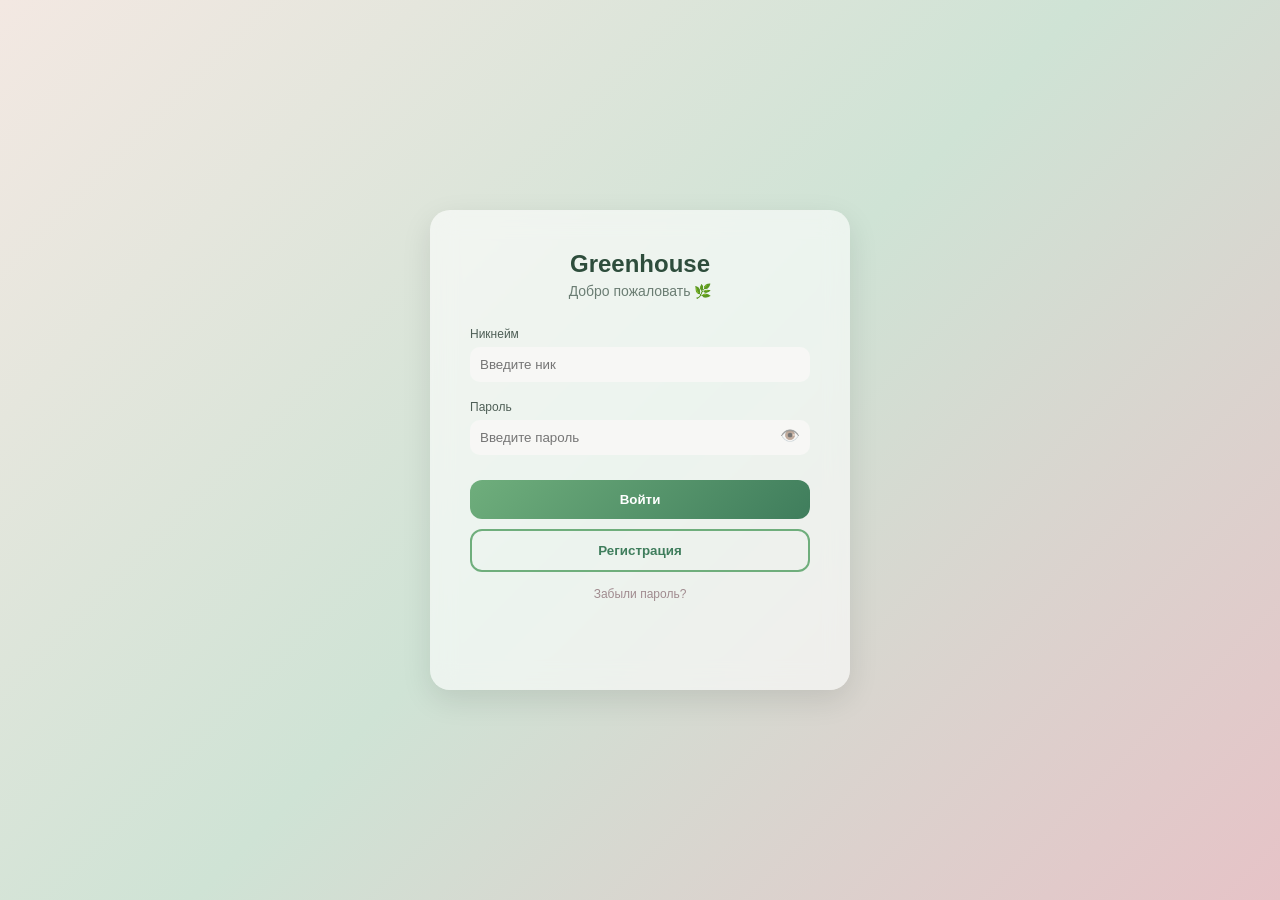
<file: enter.html>
<!DOCTYPE html>
<html lang="ru">

<head>
    <meta charset="UTF-8">
    <title>Вход</title>
    <link rel="stylesheet" href="enter.css">
</head>

<body>

    <div class="auth-container">

        <div class="auth-card">

            <h2>Greenhouse</h2>
            <p class="subtitle">Добро пожаловать 🌿</p>

            
            <!-- EMAIL / USERNAME -->
            <div class="input-group">
                <label>Никнейм</label>
                <input type="text" id="userName" placeholder="Введите ник">
            </div>

            <!-- PASSWORD -->
            <div class="input-group">
                <label>Пароль</label>
                <div class="password-wrapper">
                    <input type="password" id="password" placeholder="Введите пароль">
                    <span id="togglePassword">👁️</span>
                </div>
            </div>
            
            <div class="error-line">

            </div>
            
            <!-- BUTTONS -->
            <button class="login-btn">Войти</button>
            <button class="register-btn">Регистрация</button>

            <p class="hint">Забыли пароль?</p>

        </div>

    </div>

    <script src="enter.js"></script>

</body>

</html>
</file>
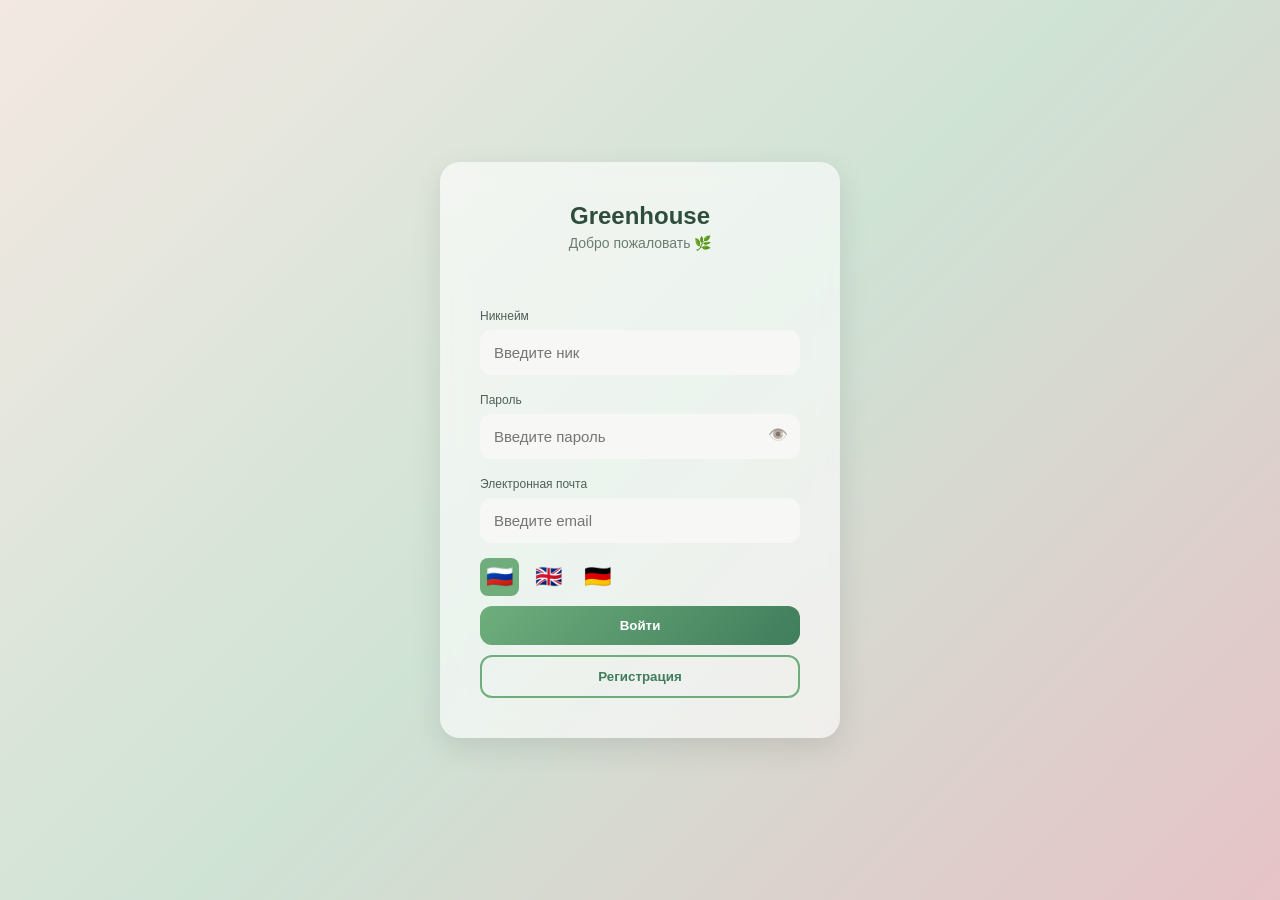
<file: registration.html>
<!DOCTYPE html>
<html lang="ru">

<head>
    <meta charset="UTF-8">
    <title>Вход</title>
    <link rel="stylesheet" href="registration.css">
</head>

<body>

    <div class="auth-container">

        <div class="auth-card">

            <h2>Greenhouse</h2>
            <p class="subtitle">Добро пожаловать 🌿</p>

            <div class="error-line"></div>

            <!-- USERNAME -->
            <div class="input-group">
                <label>Никнейм</label>
                <input type="text" id="userName" placeholder="Введите ник">
            </div>

            <!-- PASSWORD -->
            <div class="input-group">
                <label>Пароль</label>
                <div class="password-wrapper">
                    <input type="password" id="password" placeholder="Введите пароль">
                    <span id="togglePassword">👁️</span>
                </div>
            </div>

            <!-- REGISTER EXTRA (shown immediately on registration page) -->
            <div class="register-extra active" id="registerExtra">

                <div class="input-group">
                    <label>Электронная почта</label>
                    <input type="email" id="userEmail" placeholder="Введите email">
                </div>

                <div class="flags">
                    <span class="flag active">🇷🇺</span>
                    <span class="flag">🇬🇧</span>
                    <span class="flag">🇩🇪</span>
                </div>

            </div>

            <!-- BUTTONS -->
            <button class="login-btn">Войти</button>
            <button class="register-btn" id="registerBtn">Регистрация</button>

        </div>

    </div>

    <script src="registration.js"></script>

</body>

</html>
</file>
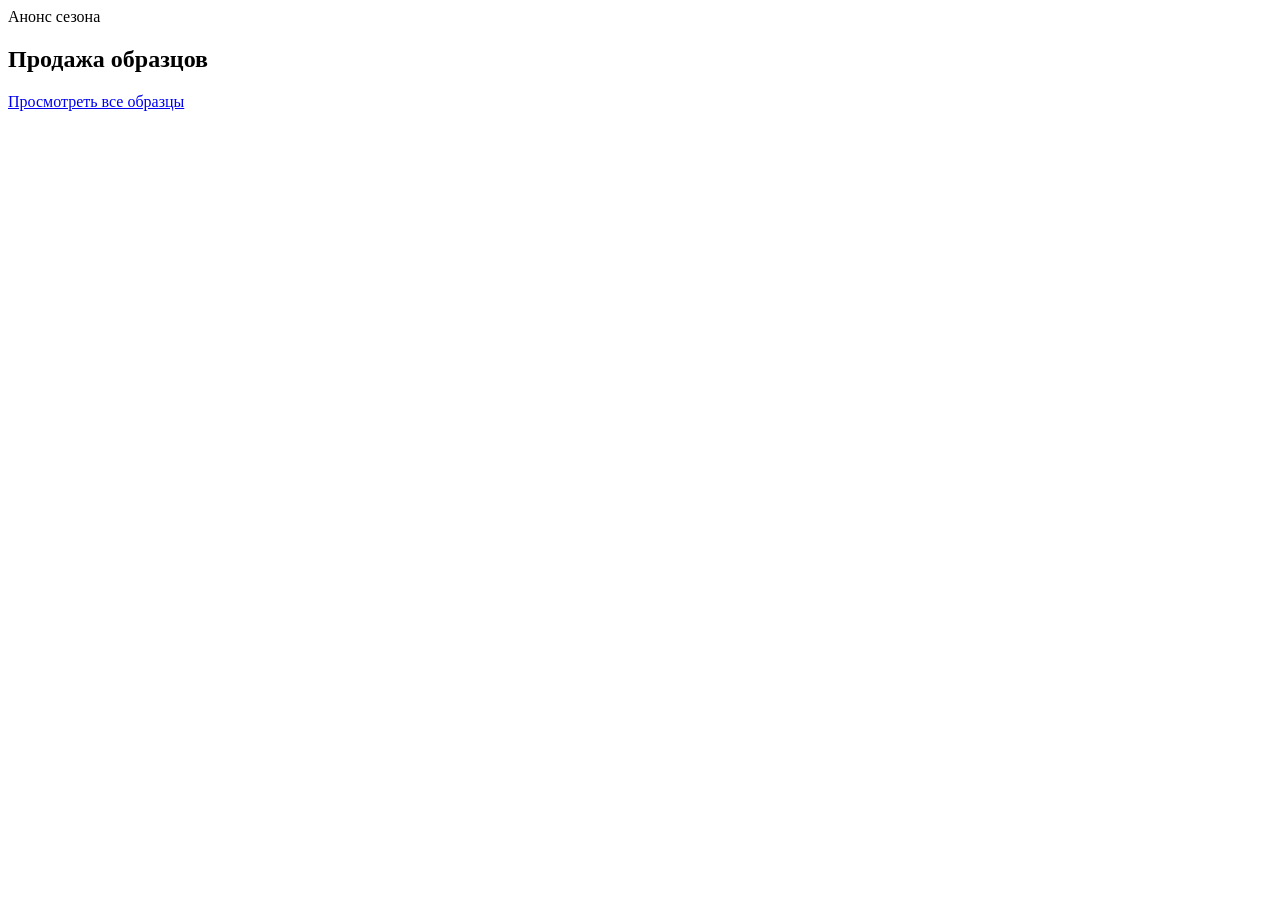
<file: data/side-bar/cards.html>
<!DOCTYPE html>
<html lang="en">
<head>
    <meta charset="UTF-8">
    <meta name="viewport" content="width=device-width, initial-scale=1.0">
    <title>Document</title>


    <link rel="preconnect" href="https://fonts.googleapis.com">
    <link rel="preconnect" href="https://fonts.gstatic.com" crossorigin>
    <link
        href="https://fonts.googleapis.com/css2?family=Mynerve&family=Playfair+Display:ital,wght@0,400..900;1,400..900&display=swap"
        rel="stylesheet">
    <link rel="preconnect" href="https://fonts.googleapis.com">
    <link rel="preconnect" href="https://fonts.gstatic.com" crossorigin>
    <link
        href="https://fonts.googleapis.com/css2?family=Mynerve&family=Noto+Serif:ital,wght@0,100..900;1,100..900&family=Playfair+Display:ital,wght@0,400..900;1,400..900&display=swap"
        rel="stylesheet">
</head>
<body>
    
    <!-- PRODUCTS SECTION -->
        <section class="productions">
            <div class="products-header">
                <div>
                    <span class="subtitle">Анонс сезона</span>
                    <h2>Продажа образцов</h2>
                </div>
                <a href="#">Просмотреть все образцы</a>
            </div>

            <div class="cards">

            </div>
        </section>
</body>
</html>
</file>
<file: enter.css>
* {
  margin: 0;
  padding: 0;
  box-sizing: border-box;
  font-family: "Segoe UI", sans-serif;
}

body {
  height: 100vh;
  background: linear-gradient(135deg, #f3e8e2, #cfe3d5, #e6c3c7);
  display: flex;
  align-items: center;
  justify-content: center;
}

/* CONTAINER */
.auth-container {
  width: 100%;
  display: flex;
  justify-content: center;
}

/* CARD */
.auth-card {
  background: rgba(255, 255, 255, 0.6);
  backdrop-filter: blur(12px);
  padding: 40px;
  border-radius: 20px;
  width: 420px;
  height: 480px;
  box-shadow: 0 10px 30px rgba(0,0,0,0.1);
  text-align: center;
}

/* TEXT */
.auth-card h2 {
  color: #2e4d3c;
  margin-bottom: 5px;
}

.subtitle {
  font-size: 14px;
  color: #6b7d73;
  margin-bottom: 25px;
}

/* INPUTS */
.input-group,
.language {
  text-align: left;
  margin-bottom: 15px;
}

label {
  font-size: 12px;
  color: #4f5f57;
}

input, select {
  width: 100%;
  padding: 10px;
  border-radius: 10px;
  border: none;
  margin-top: 5px;
  background: #f7f7f5;
}

/* BUTTON */
.login-btn {
  width: 100%;
  padding: 12px;
  border: none;
  border-radius: 12px;
  background: linear-gradient(135deg, #6fae7c, #3f7d5c);
  color: white;
  font-weight: bold;
  margin-top: 10px;
  cursor: pointer;
  transition: 0.3s;
}

.login-btn:hover {
  transform: translateY(-2px);
  opacity: 0.9;
}

/* HINT */
.hint {
  margin-top: 15px;
  font-size: 12px;
  color: #a08b8f;
  cursor: pointer;
}

/* REGISTER BUTTON */
.register-btn {
  width: 100%;
  padding: 12px;
  border-radius: 12px;
  margin-top: 10px;
  border: 2px solid #6fae7c;
  background: transparent;
  color: #3f7d5c;
  font-weight: bold;
  cursor: pointer;
  transition: 0.3s;
}

.register-btn:hover {
  background: #e6c3c7;
  border-color: #e6c3c7;
  color: #2e4d3c;
}

/* PASSWORD */
.password-wrapper {
  position: relative;
}

.password-wrapper input {
  padding-right: 40px;
}

#togglePassword {
  position: absolute;
  right: 10px;
  top: 50%;
  transform: translateY(-50%);
  cursor: pointer;
  opacity: 0.6;
}

#togglePassword:hover {
  opacity: 1;
}
</file>
<file: registration.css>
* {
  margin: 0;
  padding: 0;
  box-sizing: border-box;
  font-family: "Segoe UI", sans-serif;
}

.error-line{
    font-size: 14px;
    font-weight: 600;
    color: #e06464;
    margin: 10px 0;
    min-height: 20px;
}

body {
  height: 100vh;
  background: linear-gradient(135deg, #f3e8e2, #cfe3d5, #e6c3c7);
  display: flex;
  align-items: center;
  justify-content: center;
}

/* CONTAINER */
.auth-container {
  width: 100%;
  display: flex;
  justify-content: center;
}

/* CARD */
.auth-card {
  background: rgba(255, 255, 255, 0.6);
  backdrop-filter: blur(12px);
  padding: 40px;
  border-radius: 20px;
  width: 400px; /* было меньше → теперь 400px */
  max-width: 90%; /* чтобы на маленьких экранах не ломалось */
  box-shadow: 0 10px 30px rgba(0,0,0,0.1);
  text-align: center;
}

/* TEXT */
.auth-card h2 {
  color: #2e4d3c;
  margin-bottom: 5px;
}

.subtitle {
  font-size: 14px;
  color: #6b7d73;
  margin-bottom: 25px;
}

/* INPUTS */
.input-group,
.language {
  text-align: left;
  margin-bottom: 15px;
}

label {
  font-size: 12px;
  color: #4f5f57;
}

input, select {
  width: 100%;
  padding: 10px;
  border-radius: 10px;
  border: none;
  margin-top: 5px;
  background: #f7f7f5;
}

/* BUTTON */
.login-btn {
  width: 100%;
  padding: 12px;
  border: none;
  border-radius: 12px;
  background: linear-gradient(135deg, #6fae7c, #3f7d5c);
  color: white;
  font-weight: bold;
  margin-top: 10px;
  cursor: pointer;
  transition: 0.3s;
}

.login-btn:hover {
  transform: translateY(-2px);
  opacity: 0.9;
}

/* HINT */
.hint {
  margin-top: 15px;
  font-size: 12px;
  color: #a08b8f;
  cursor: pointer;
}

/* REGISTER BUTTON */
.register-btn {
  width: 100%;
  padding: 12px;
  border-radius: 12px;
  margin-top: 10px;
  border: 2px solid #6fae7c;
  background: transparent;
  color: #3f7d5c;
  font-weight: bold;
  cursor: pointer;
  transition: 0.3s;
}

.register-btn:hover {
  background: #e6c3c7;
  border-color: #e6c3c7;
  color: #2e4d3c;
}

/* PASSWORD */
.password-wrapper {
  position: relative;
}

.password-wrapper input {
  padding-right: 40px;
}

#togglePassword {
  position: absolute;
  right: 10px;
  top: 50%;
  transform: translateY(-50%);
  cursor: pointer;
  opacity: 0.6;
}

#togglePassword:hover {
  opacity: 1;
}

.input-group input {
  width: 100%;
  padding: 14px; /* увеличено */
  border-radius: 12px;
  font-size: 15px;
  background: #f7f7f5;
  margin-top: 6px;
}

/* REGISTER BLOCK */
.register-extra {
  max-height: 0;
  overflow: hidden;
  transition: 0.4s ease;
}

.register-extra.active {
  max-height: 200px;
  margin-top: 10px;
}

/* FLAGS */
.flags {
  display: flex;
  gap: 10px;
  margin-top: 10px;
}

.flag {
  font-size: 22px;
  cursor: pointer;
  padding: 6px;
  border-radius: 8px;
  transition: 0.2s;
}

.flag:hover {
  background: #e6c3c7;
}

.flag.active {
  background: #6fae7c;
}

/* PASSWORD */
.password-wrapper {
  position: relative;
}

.password-wrapper input {
  padding-right: 45px;
}

#togglePassword {
  position: absolute;
  right: 12px;
  top: 50%;
  transform: translateY(-50%);
  cursor: pointer;
}
</file>
